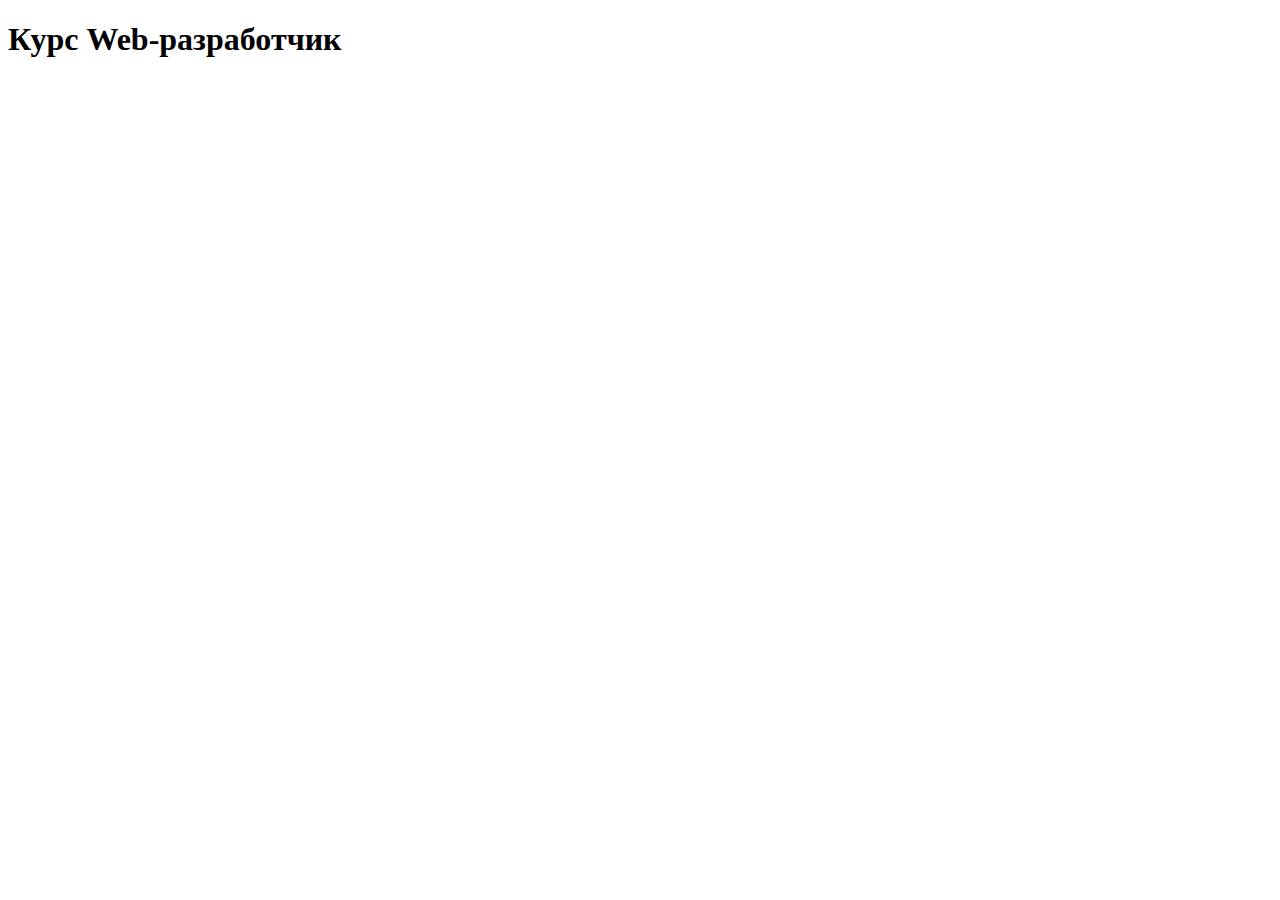
<file: Web/index.html>
<!DOCTYPE html>
<html lang="en">
<head>
    <meta charset="UTF-8">
    <meta http-equiv="X-UA-Compatible" content="IE=edge">
    <meta name="viewport" content="width=device-width, initial-scale=1.0">
    <title>Курс Web-разработчик</title>
</head>
<body>
    <h1>Курс Web-разработчик</h1>
</body>
</html>
</file>
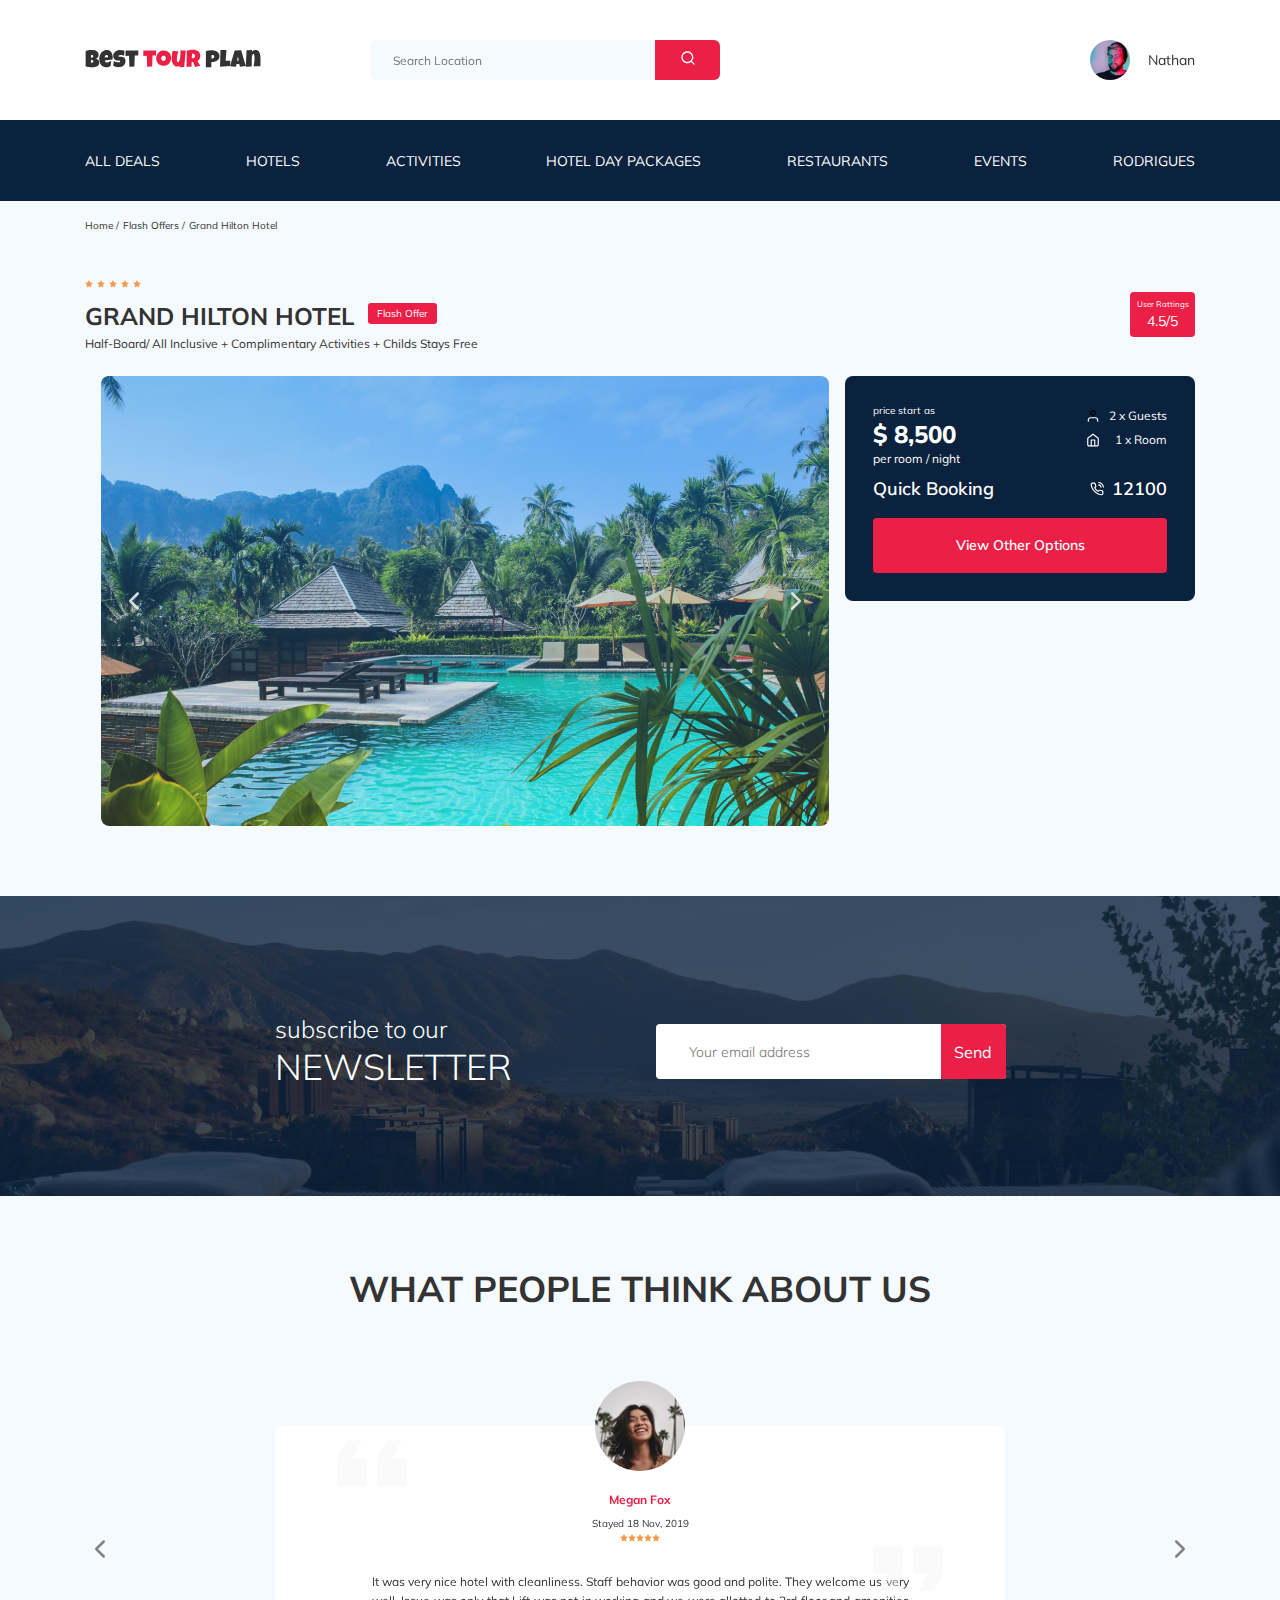
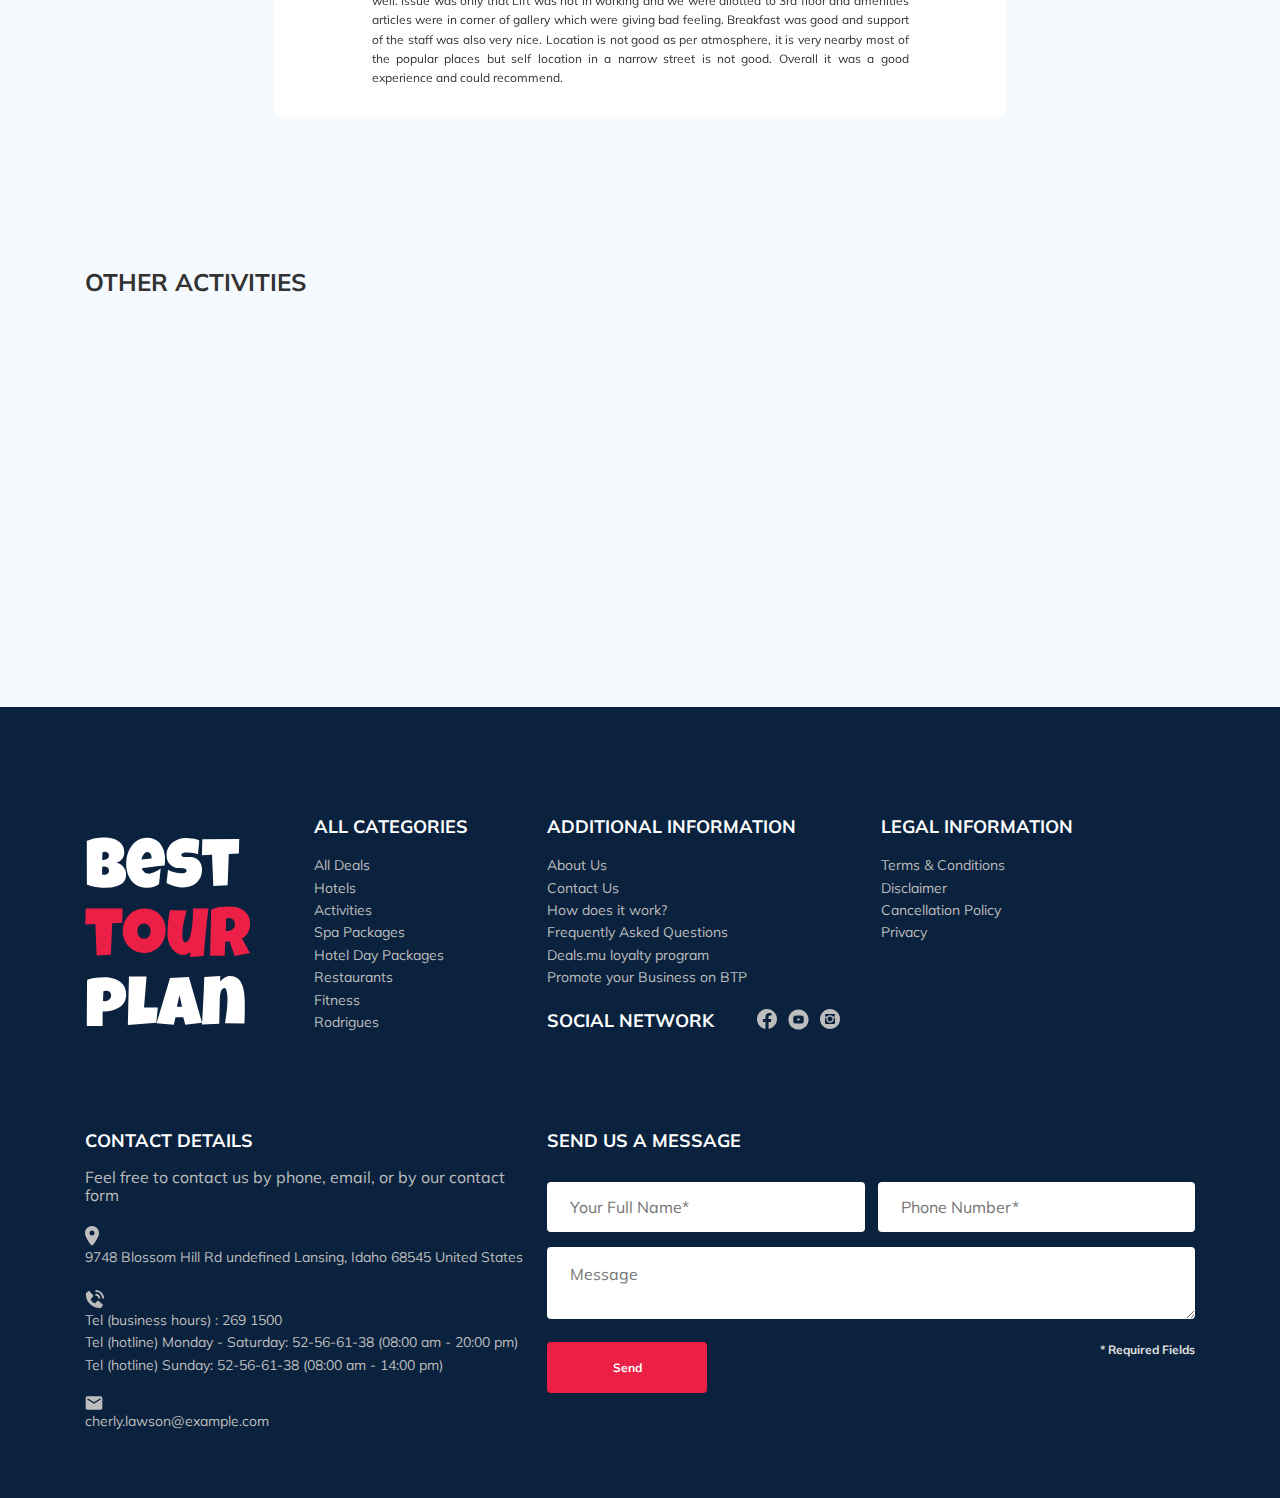
<file: webstart/index.html>
<!DOCTYPE html>
<html lang="en">
  <head>
    <meta charset="UTF-8" />
    <meta name="viewport" content="width=device-width, initial-scale=1.0" />
    <title>Best Tour Plan - Hotel Booking</title>
    <link rel="preconnect" href="https://fonts.gstatic.com" />
    <link
      href="https://fonts.googleapis.com/css2?family=Mulish:wght@400;700&family=Nunito:wght@400;700;800&display=swap"
      rel="stylesheet"
    />
    <link rel="stylesheet" href="css/swiper-bundle.min.css" />
    <link rel="stylesheet" href="css/aos.css" />
    <link rel="stylesheet" href="css/style.css" />
  </head>
  <body>
    <header class="navbar navbar__mobile--fixed">
      <div class="container">
        <div class="navbar-top">
          <a href="#" class="logo" data-aos="fade-up" data-aos-delay="100">
            <img
              src="img/horizontal-logo.svg"
              alt="Logo: Best Tour Plan"
              class="logo__image"
            />
          </a>

          <form
            action="#"
            class="search navbar__search navbar__search--mobile--hidden"
            data-aos="fade-up"
            data-aos-delay="300"
          >
            <input
              type="text"
              class="search__input"
              placeholder="Search Location"
            />
            <button class="search__button">
              <img src="img/search.svg" alt="Icon: search" />
            </button>
          </form>

          <a
            href="#"
            class="user navbar__user navbar__user--mobile--hidden"
            data-aos="fade-up"
            data-aos-delay="500"
            ><img
              src="img/user-avatar.jpg"
              alt="Avatar: Nathan"
              class="user__avatar"
            />
            <span class="user__name">Nathan</span>
          </a>
          <!-- /.user -->
          <button class="menu-button navbar-top__menu-button">
            <span class="menu-button__line"></span>
            <span class="menu-button__line"></span>
            <span class="menu-button__line"></span>
          </button>
        </div>
        <!-- /.navbar-top -->
      </div>
      <!-- /.container -->
      <div class="navbar-bottom">
        <div class="container">
          <ul class="navbar-menu">
            <li class="navbar-menu__item navbar-menu__item--mobile--visible">
              <a
                href="#"
                class="user navbar__user navbar__user--mobile--visible"
                ><img
                  src="img/user-avatar.jpg"
                  alt="Avatar: Nathan"
                  class="user__avatar"
                />
                <span class="user__name user__name--light">Nathan</span>
              </a>
            </li>
            <li class="navbar-menu__item navbar-menu__item--mobile--visible">
              <form
                action="#"
                class="search navbar__search navbar__search--mobile--visible"
              >
                <input
                  type="text"
                  class="search__input"
                  placeholder="Search Location"
                />
                <button class="search__button">
                  <img src="img/search.svg" alt="Icon: search" />
                </button>
              </form>
            </li>
            <li class="navbar-menu__item">
              <a href="#" class="navbar-menu__link">All Deals</a>
            </li>
            <li class="navbar-menu__item">
              <a href="#" class="navbar-menu__link">Hotels</a>
            </li>
            <li class="navbar-menu__item">
              <a href="#" class="navbar-menu__link">Activities</a>
            </li>
            <li class="navbar-menu__item">
              <a href="#" class="navbar-menu__link">Hotel Day Packages</a>
            </li>
            <li class="navbar-menu__item">
              <a href="#" class="navbar-menu__link">Restaurants</a>
            </li>
            <li class="navbar-menu__item">
              <a href="#" class="navbar-menu__link">Events</a>
            </li>
            <li class="navbar-menu__item">
              <a href="#" class="navbar-menu__link">Rodrigues</a>
            </li>
          </ul>
          <!-- /.navbar-menu -->
        </div>
      </div>
      <!-- /.navbar-bottom -->
    </header>
    <nav class="breadcrumb">
      <div class="container">
        <ul class="breadcrumb-list">
          <li class="breadcrumb-list__item">
            <a href="#" class="breadcrumb-list__link">Home</a>
          </li>
          <li class="breadcrumb-list__item">
            <a href="#" class="breadcrumb-list__link">Flash Offers</a>
          </li>
          <li class="breadcrumb-list__item">Grand Hilton Hotel</li>
        </ul>
      </div>
      <!-- /.container -->
    </nav>
    <!-- /.breadcrumb -->
    <section class="hotel">
      <div class="container">
        <div class="hotel-info">
          <div class="hotel-info__text">
            <div class="hotel-wrapper">
              <div class="stars">
                <img src="img/star.svg" alt="star" />
                <img src="img/star.svg" alt="star" />
                <img src="img/star.svg" alt="star" />
                <img src="img/star.svg" alt="star" />
                <img src="img/star.svg" alt="star" />
              </div>
              <h1 class="hotel-name hotel-info__name">Grand Hilton Hotel</h1>
              <span class="offer hotel-info__offer">Flash Offer</span>
            </div>
            <!-- /.hotel-wrapper -->
            <p class="hotel-description hotel-info__description">
              Half-Board/ All Inclusive + Complimentary Activities + Childs
              Stays Free
            </p>
          </div>
          <!-- /.hotel-info__text -->
          <div
            data-toggle="modal"
            data-href="#rating-modal"
            class="rating hotel-info__rating"
          >
            <span class="rating__text">User Rattings</span>
            <span class="rating__counter">4.5/5</span>
          </div>
          <!-- /.hotel-info__right -->
        </div>
        <!-- /.hotel-info -->
        <div class="hotel-grid">
          <div class="swiper-container hotel-slider hotel__slider">
            <!-- Additional required wrapper -->
            <div class="swiper-wrapper">
              <!-- Slides -->
              <div class="swiper-slide hotel-slider__item">
                <img
                  class="hotel-slider__image"
                  src="img/slide1.jpg"
                  alt="slide1"
                />
              </div>
              <div class="swiper-slide hotel-slider__item">
                <img
                  class="hotel-slider__image"
                  src="img/slide2.jpg"
                  alt="slide2"
                />
              </div>
              <div class="swiper-slide hotel-slider__item">
                <img
                  class="hotel-slider__image"
                  src="img/slide3.jpg"
                  alt="slide3"
                />
              </div>
            </div>
            <!-- If we need navigation buttons -->
            <button
              class="hotel-slider__button hotel-slider__button--prev"
            ></button>
            <button
              class="hotel-slider__button hotel-slider__button--next"
            ></button>
          </div>
          <div class="hotel-right">
            <div class="booking">
              <div class="booking__info">
                <div class="booking__price">
                  <span class="booking__start">price start as</span>
                  <strong class="booking__pricetag">$ 8,500</strong>
                  <span class="booking__per-room">per room / night</span>
                </div>
                <!-- /.booking__price -->
                <div class="booking__room">
                  <div class="booking__text">
                    <img
                      src="img/user.svg"
                      alt="Icon: user"
                      class="booking__icon"
                    />
                    <span class="booking__description">2 x Guests</span>
                  </div>
                  <div class="booking__text">
                    <img
                      src="img/home.svg"
                      alt="Icon: home"
                      class="booking__icon"
                    />
                    <span class="booking__description">1 x Room</span>
                  </div>
                </div>
                <!-- /.booking__room -->
              </div>
              <!-- /.booking__info -->
              <div class="booking__call-center">
                <span class="booking__heading">Quick Booking</span>
                <a class="booking__number" href="tel:12100">
                  <img src="img/phone-call.svg" alt="Icon: phone" />
                  <span class="booking__num">12100</span>
                </a>
              </div>
              <!-- /.booking__call-center -->
              <button
                data-toggle="modal"
                data-href="#booking-modal"
                class="button booking__button"
              >
                View Other Options
              </button>
              <!-- /.button booking__button -->
            </div>
            <!-- /.booking -->
            <div class="map">
              <iframe
                src="https://www.google.com/maps/embed?pb=!1m18!1m12!1m3!1d10606.666729357878!2d-122.41349427714086!3d37.781112676249144!2m3!1f0!2f0!3f0!3m2!1i1024!2i768!4f13.1!3m3!1m2!1s0x8085808f76b4d4dd%3A0xe990f39b259a4290!2sHilton%20Towers%20Mason%20Street%20entrance!5e0!3m2!1sru!2sua!4v1622520882346!5m2!1sru!2sua"
                width="100%"
                height="213"
                style="border: 0"
                allowfullscreen=""
                loading="lazy"
              ></iframe>
            </div>
            <!-- /.map -->
          </div>
          <!-- /.hotel-right -->
        </div>
        <!-- /.hotel-grid -->
      </div>
      <!-- /.container -->
    </section>
    <!-- /.hotel -->
    <section class="newsletter">
      <div class="newsletter-wrapper">
        <h2 class="newsletter-title newsletter__title">
          subscribe to our
          <span class="newsletter-title__strong">Newsletter</span>
        </h2>
        <form action="#" class="subscribe newsletter__subscribe">
          <input
            type="text"
            class="subscribe__input"
            placeholder="Your email address"
          />
          <button class="subscribe__button">Send</button>
        </form>
      </div>
      <!-- /.newsletter-wrapper -->
    </section>
    <!-- /.newsletter -->
    <section class="reviews">
      <div class="container">
        <h2 class="reviews__title">What people think about us</h2>
        <div class="swiper-container reviews-slider">
          <div class="swiper-wrapper">
            <div class="swiper-slide">
              <div class="reviews-slider__item">
                <div class="reviews-slider__profile">
                  <img
                    src="img/reviews-avatar1.jpg"
                    alt="Photo: Megan Fox"
                    class="reviews-slider__avatar"
                  />
                  <h3 class="reviews-slider__username">Megan Fox</h3>
                  <span class="reviews-slider__date">Stayed 18 Nov, 2019</span>
                  <div class="reviews-slider__rating">
                    <img src="img/star.svg" alt="star" />
                    <img src="img/star.svg" alt="star" />
                    <img src="img/star.svg" alt="star" />
                    <img src="img/star.svg" alt="star" />
                    <img src="img/star.svg" alt="star" />
                  </div>
                  <!-- /.reviews-slider__rating -->
                </div>
                <!-- /.reviews-slider__profile -->
                <p class="reviews-slider__text">
                  It was very nice hotel with cleanliness. Staff behavior was
                  good and polite. They welcome us very well. Issue was only
                  that Lift was not in working and we were allotted to 3rd floor
                  and amenities articles were in corner of gallery which were
                  giving bad feeling. Breakfast was good and support of the
                  staff was also very nice. Location is not good as per
                  atmosphere, it is very nearby most of the popular places but
                  self location in a narrow street is not good. Overall it was a
                  good experience and could recommend.
                </p>
              </div>
              <!-- /.reviews-slider__item -->
            </div>
            <!-- /.swiper-slide -->
            <div class="swiper-slide">
              <div class="reviews-slider__item">
                <div class="reviews-slider__profile">
                  <img
                    src="img/reviews-avatar2.jpg"
                    alt="Photo: Sandra Bullock"
                    class="reviews-slider__avatar"
                  />
                  <h3 class="reviews-slider__username">Sandra Bullock</h3>
                  <span class="reviews-slider__date">Stayed 12 Dec, 2020</span>
                  <div class="reviews-slider__rating">
                    <img src="img/star.svg" alt="star" />
                    <img src="img/star.svg" alt="star" />
                    <img src="img/star.svg" alt="star" />
                    <img src="img/star.svg" alt="star" />
                    <img src="img/star.svg" alt="star" />
                  </div>
                  <!-- /.reviews-slider__rating -->
                </div>
                <!-- /.reviews-slider__profile -->
                <p class="reviews-slider__text">
                  It was very nice hotel with cleanliness. Staff behavior was
                  good and polite. They welcome us very well. Issue was only
                  that Lift was not in working and we were allotted to 3rd floor
                  and amenities articles were in corner of gallery which were
                  giving bad feeling. Breakfast was good and support of the
                  staff was also very nice. Location is not good as per
                  atmosphere, it is very nearby most of the popular places but
                  self location in a narrow street is not good. Overall it was a
                  good experience and could recommend.
                </p>
              </div>
              <!-- /.reviews-slider__item -->
            </div>
            <!-- /.swiper-slide -->
            <div class="swiper-slide">
              <div class="reviews-slider__item">
                <div class="reviews-slider__profile">
                  <img
                    src="img/reviews-avatar3.jpg"
                    alt="Photo: James Bond"
                    class="reviews-slider__avatar"
                  />
                  <h3 class="reviews-slider__username">James Bond</h3>
                  <span class="reviews-slider__date">Stayed 02 Jun, 2021</span>
                  <div class="reviews-slider__rating">
                    <img src="img/star.svg" alt="star" />
                    <img src="img/star.svg" alt="star" />
                    <img src="img/star.svg" alt="star" />
                    <img src="img/star.svg" alt="star" />
                    <img src="img/star.svg" alt="star" />
                  </div>
                  <!-- /.reviews-slider__rating -->
                </div>
                <!-- /.reviews-slider__profile -->
                <p class="reviews-slider__text">
                  It was very nice hotel with cleanliness. Staff behavior was
                  good and polite. They welcome us very well. Issue was only
                  that Lift was not in working and we were allotted to 3rd floor
                  and amenities articles were in corner of gallery which were
                  giving bad feeling. Breakfast was good and support of the
                  staff was also very nice. Location is not good as per
                  atmosphere, it is very nearby most of the popular places but
                  self location in a narrow street is not good. Overall it was a
                  good experience and could recommend.
                </p>
              </div>
              <!-- /.reviews-slider__item -->
            </div>
            <!-- /.swiper-slide -->
          </div>
          <!-- /.swiper-wrapper -->
          <button
            class="reviews-slider__button reviews-slider__button--prev"
          ></button>
          <button
            class="reviews-slider__button reviews-slider__button--next"
          ></button>
          <!-- /.navigation buttons -->
        </div>
        <!-- /.Slider main container -->
      </div>
      <!-- /.container -->
    </section>
    <!-- /.reviews -->
    <section class="activities">
      <div class="container">
        <h2 class="activities__title">Other Activities</h2>
        <div class="activities-wrapper">
          <div
            class="card activities__card"
            data-aos="fade-up"
            data-aos-delay="100"
          >
            <img
              src="img/activity-1.jpg"
              alt="The curious corner of chamarel"
              class="card__image"
            />
            <h3 class="card__title">The curious corner of chamarel</h3>
            <button class="card__button">Book Now</button>
          </div>
          <!-- /.card -->
          <div
            class="card activities__card"
            data-aos="fade-up"
            data-aos-delay="300"
          >
            <img
              src="img/activity-2.jpg"
              alt="Gymkhana club golf course"
              class="card__image"
            />
            <h3 class="card__title">Gymkhana club golf course</h3>
            <button class="card__button">Book Now</button>
          </div>
          <!-- /.card -->
          <div
            class="card activities-card"
            data-aos="fade-up"
            data-aos-delay="500"
          >
            <img
              src="img/activity-3.jpg"
              alt="Tamarind falls hiking trip - full day"
              class="card__image"
            />
            <h3 class="card__title">Tamarind falls hiking trip - full day</h3>
            <button class="card__button">Book Now</button>
          </div>
          <!-- /.card -->
          <div
            class="card activities-card"
            data-aos="fade-up"
            data-aos-delay="700"
          >
            <img
              src="img/activity-4.jpg"
              alt="The blue marine discoveru quest"
              class="card__image"
            />
            <h3 class="card__title">The blue marine discoveru quest</h3>
            <button class="card__button">Book Now</button>
          </div>
          <!-- /.card -->
        </div>
        <!-- /.activities-wrapper -->
      </div>
      <!-- /.container -->
    </section>
    <!-- /.activities -->
    <footer class="footer">
      <div class="container">
        <div class="footer-wrapper">
          <img
            src="img/vertical-logo.svg"
            alt="Logo: Best Tour Plan"
            class="logo footer__logo"
          />
          <div class="footer__list footer__categories">
            <h3 class="footer__title">All Categories</h3>
            <ul class="footer__ul">
              <li class="footer__item">
                <a href="#" class="footer__link">All Deals</a>
              </li>
              <li class="footer__item">
                <a href="#" class="footer__link">Hotels</a>
              </li>
              <li class="footer__item">
                <a href="#" class="footer__link">Activities</a>
              </li>
              <li class="footer__item">
                <a href="#" class="footer__link">Spa Packages</a>
              </li>
              <li class="footer__item">
                <a href="#" class="footer__link">Hotel Day Packages</a>
              </li>
              <li class="footer__item">
                <a href="#" class="footer__link">Restaurants</a>
              </li>
              <li class="footer__item">
                <a href="#" class="footer__link">Fitness</a>
              </li>
              <li class="footer__item">
                <a href="#" class="footer__link">Rodrigues</a>
              </li>
            </ul>
          </div>
          <!-- /.footer__list -->
          <div class="footer__list footer__additional">
            <h3 class="footer__title">Additional Information</h3>
            <ul class="footer__ul">
              <li class="footer__item">
                <a href="#" class="footer__link">About Us</a>
              </li>
              <li class="footer__item">
                <a href="#" class="footer__link">Contact Us</a>
              </li>
              <li class="footer__item">
                <a href="#" class="footer__link">How does it work?</a>
              </li>
              <li class="footer__item">
                <a href="#" class="footer__link">Frequently Asked Questions</a>
              </li>
              <li class="footer__item">
                <a href="#" class="footer__link">Deals.mu loyalty program</a>
              </li>
              <li class="footer__item">
                <a href="#" class="footer__link"
                  >Promote your Business on BTP</a
                >
              </li>
            </ul>
          </div>
          <!-- /.footer__list -->
          <div class="footer__social-network">
            <h3 class="footer__title footer__title--inline">Social Network</h3>
            <div class="footer__social-links">
              <a href="#" class="footer__link"
                ><img src="img/facebook.svg" alt="Icon: facebook"
              /></a>
              <a href="#" class="footer__link"
                ><img src="img/youtube.svg" alt="Icon: youtube"
              /></a>
              <a href="#" class="footer__link"
                ><img src="img/instagram.svg" alt="Icon: instagram"
              /></a>
            </div>
            <!-- /.footer__social-links -->
          </div>
          <!-- /.footer__social-network -->
          <div class="footer__list footer__legal">
            <h3 class="footer__title">Legal Information</h3>
            <ul class="footer__ul">
              <li class="footer__item">
                <a href="#" class="footer__link">Terms & Conditions</a>
              </li>
              <li class="footer__item">
                <a href="#" class="footer__link">Disclaimer</a>
              </li>
              <li class="footer__item">
                <a href="#" class="footer__link">Cancellation Policy</a>
              </li>
              <li class="footer__item">
                <a href="#" class="footer__link">Privacy</a>
              </li>
            </ul>
          </div>
          <!-- /.footer__list -->
          <div class="footer__contact-details">
            <h3 class="footer__title footer__title-mb3">Contact Details</h3>
            <p class="footer__text">
              Feel free to contact us by phone, email, or by our contact form
            </p>
            <ul class="footer__ul">
              <li class="footer__item--mb2">
                <div class="footer__icon--wrapper">
                  <img
                    src="img/map-marker.svg"
                    alt="Icon: map"
                    class="footer__icon"
                  />
                  9748 Blossom Hill Rd undefined Lansing, Idaho 68545 United
                  States
                </div>
              </li>
              <li class="footer__item--mb2">
                <div class="footer__icon--wrapper">
                  <img
                    src="img/contact-phone.svg"
                    alt="Icon: phone call"
                    class="footer__icon"
                  />
                  Tel (business hours) : 269 1500 <br />
                  Tel (hotline) Monday - Saturday: 52-56-61-38 (08:00 am - 20:00
                  pm) <br />
                  Tel (hotline) Sunday: 52-56-61-38 (08:00 am - 14:00 pm)
                </div>
              </li>
              <li class="footer__item--mb2">
                <div class="footer__icon--wrapper">
                  <img
                    src="img/email.svg"
                    alt="Icon: email"
                    class="footer__icon"
                  />
                  cherly.lawson@example.com
                </div>
              </li>
            </ul>
          </div>
          <!-- /.footer__contact-details -->
          <div class="footer__contact-form">
            <h3 class="footer__title footer__title--mb3">Send us a message</h3>
            <form action="send.php" method="POST" class="footer__form form">
              <div class="footer__input-group">
                <input
                  type="text"
                  class="input footer__input"
                  placeholder="Your Full Name*"
                  name="name"
                  required
                />
              </div>
              <div class="footer__input-group">
                <input
                  type="tel"
                  class="input footer__input"
                  placeholder="Phone Number*"
                  name="phone"
                  required
                />
              </div>
              <textarea
                class="message footer__message"
                placeholder="Message"
                name="message"
              ></textarea>
              <button class="button footer__button" type="submit">Send</button>
              <span class="footer__info">* Required Fields</span>
            </form>
          </div>
          <!-- /.footer__contact-form -->
        </div>
        <!-- /.footer-wrapper -->
      </div>
      <!-- /.container -->
    </footer>
    <!-- /.footer -->
    <div class="modal" id="booking-modal">
      <div class="modal__overlay"></div>
      <!-- /.modal__overlay -->
      <div class="modal__dialog">
        <a href="#" class="modal__close">
          <img src="img/close.svg" alt="Icon: close" />
        </a>
        <div class="modal__contact-form">
          <h3 class="modal__title modal__title--mb3">Booking</h3>
          <form action="send.php" method="POST" class="modal__form form">
            <input
              type="text"
              class="input modal__input"
              placeholder="Your Full Name*"
              name="name"
              required
            />
            <input
              type="tel"
              class="input modal__input"
              placeholder="Phone Number*"
              name="phone"
              required
            />
            <input
              type="email"
              class="input modal__input"
              placeholder="Your Email*"
              name="email"
              required
            />
            <textarea
              class="message modal__message"
              placeholder="Message"
              name="message"
            ></textarea>
            <button class="button modal__button" type="submit">Send</button>
            <span class="modal__info">* Required Fields</span>
          </form>
        </div>
        <!-- /.modal__contact-form -->
      </div>
      <!-- /.modal__dialog -->
    </div>
    <!-- /.modal -->
    <div class="modal" id="rating-modal">
      <div class="modal__overlay"></div>
      <!-- /.modal__overlay -->
      <div class="modal__dialog">
        <a href="#" class="modal__close">
          <img src="img/close.svg" alt="Icon: close" />
        </a>
        <div class="modal__contact-form">
          <h3 class="modal__title modal__title--mb3">Send us a feedback</h3>
          <form action="send.php" method="POST" class="modal__form form">
            <input
              type="text"
              class="input modal__input"
              placeholder="Your Full Name*"
              name="name"
              required
            />
            <input
              type="tel"
              class="input modal__input"
              placeholder="Phone Number*"
              name="phone"
              required
            />
            <input
              type="email"
              class="input modal__input"
              placeholder="Your Email*"
              name="email"
              required
            />
            <textarea
              class="message modal__message"
              placeholder="Message"
              name="message"
            ></textarea>
            <button class="button modal__button" type="submit">Send</button>
            <span class="modal__info">* Required Fields</span>
          </form>
        </div>
        <!-- /.modal__contact-form -->
      </div>
      <!-- /.modal__dialog -->
    </div>
    <!-- /.modal -->
    <script src="js/jquery-3.6.0.min.js"></script>
    <script src="js/swiper-bundle.min.js"></script>
    <script src="js/jquery.validate.min.js"></script>
    <script src="js/aos.js"></script>
    <script src="js/main.js"></script>
  </body>
</html>
</file>
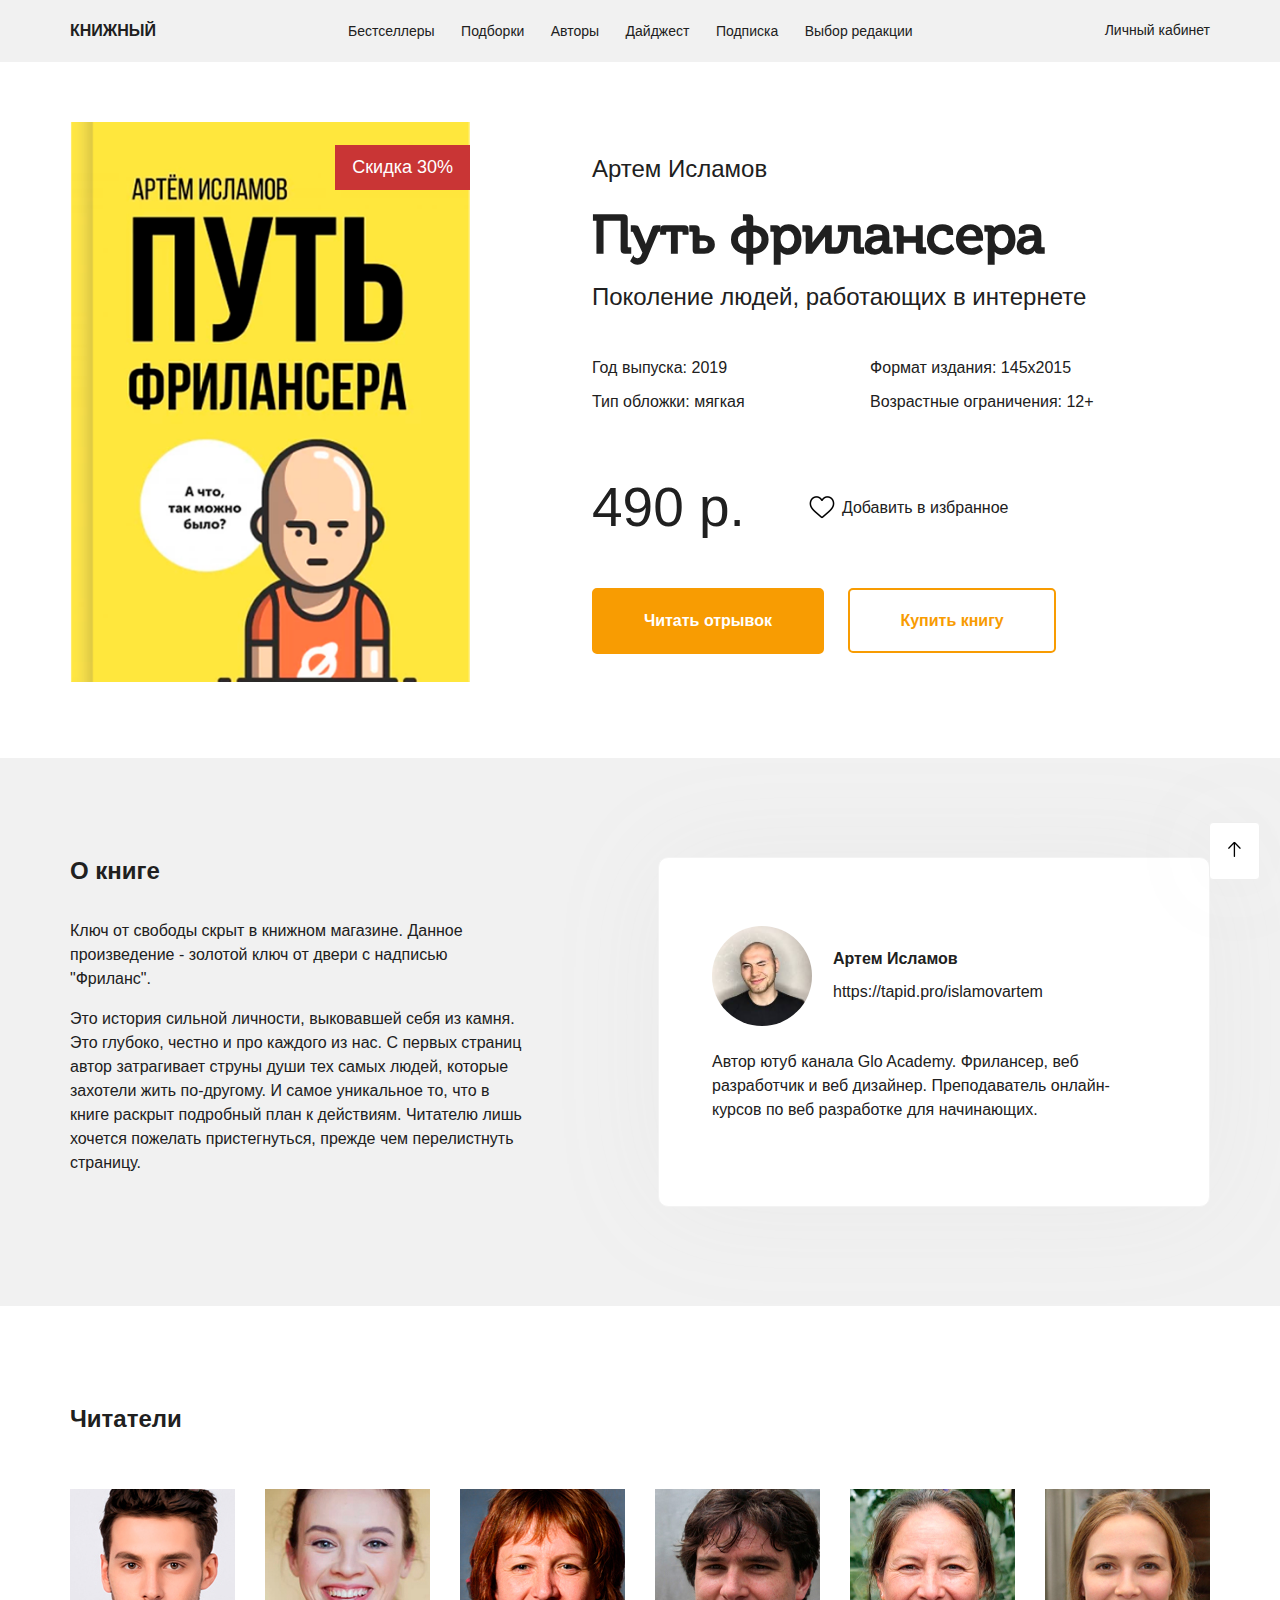
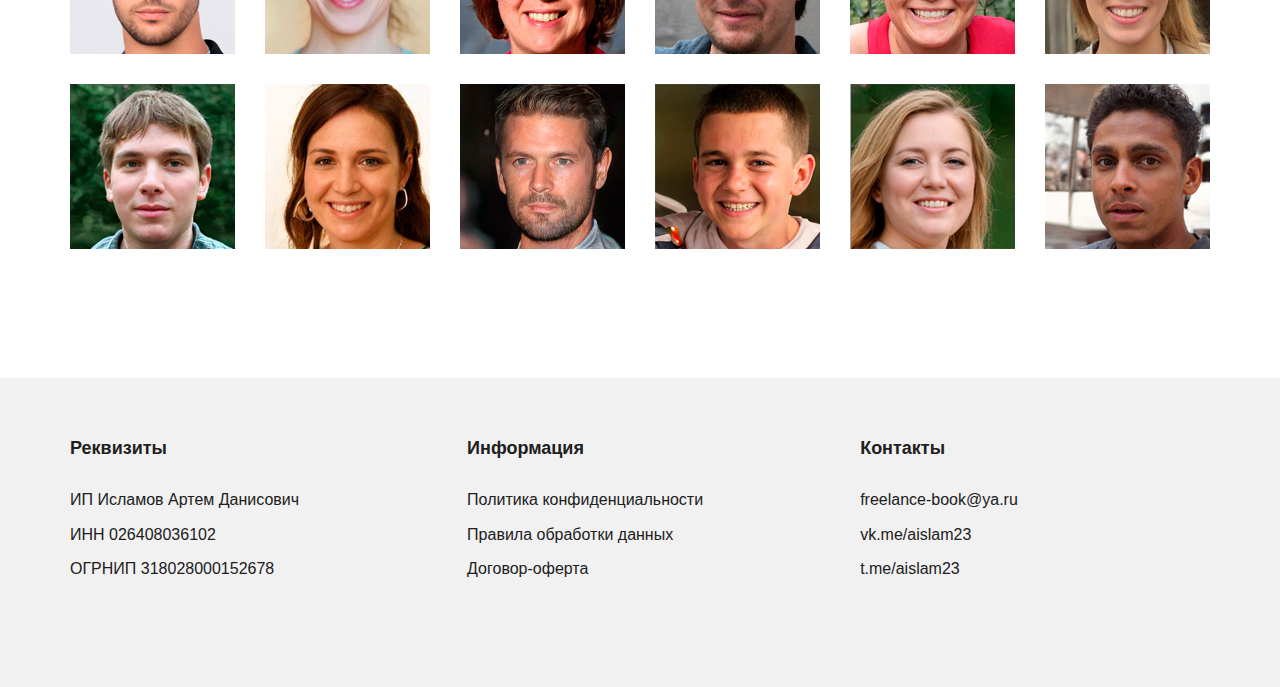
<file: webstart/project/index.html>
<!DOCTYPE html>
<html lang="ru">
  <head>
    <meta charset="UTF-8" />
    <meta http-equiv="X-UA-Compatible" content="IE=edge" />
    <meta name="viewport" content="width=device-width, initial-scale=1.0" />
    <title>Путь фрилансера - сайт книги</title>
    <link rel="shortcut icon" href="favicon.ico" type="image/x-icon" />
    <link rel="icon" href="favicon.ico" type="image/x-icon" />
    <link rel="stylesheet" href="css/normalize.css" />
    <link rel="stylesheet" href="css/style.css" />
  </head>
  <body>
    <!-- Шапка сайта -->
    <header class="header">
      <div class="header-container">
        <span class="logo">Книжный</span>
        <nav class="nav">
          <a href="#" class="nav-link">Бестселлеры</a>
          <a href="#" class="nav-link">Подборки</a>
          <a href="#" class="nav-link">Авторы</a>
          <a href="#" class="nav-link">Дайджест</a>
          <a href="#" class="nav-link">Подписка</a>
          <a href="#" class="nav-link">Выбор редакции</a>
        </nav>
        <a href="#" class="login">Личный кабинет</a>
      </div>
      <!-- /.header-container -->
    </header>
    <!-- Главная секция -->
    <section class="hero">
      <div class="hero-container">
        <div class="image-block">
          <img
            class="hero-image"
            src="img/book.png"
            alt="Книга Путь фрилансера"
          />
          <span class="sale-label">Скидка 30%</span>
        </div>
        <!-- /.image-block -->
        <div class="hero-text">
          <span class="author">Артем Исламов</span>
          <h1 class="title">Путь фрилансера</h1>
          <span class="subtitle"
            >Поколение людей, работающих в&nbsp;интернете</span
          >
          <div class="info">
            <span class="info-text date">Год выпуска: 2019</span>
            <span class="info-text format">Формат издания: 145х2015</span>
            <span class="info-text type">Тип обложки: мягкая</span>
            <span class="info-text age">Возрастные ограничения: 12+</span>
          </div>
          <!-- /.info -->
          <div class="price">
            <span class="pricetag">490 р.</span>
            <a href="#" class="favorites">
              <img class="favorites-icon" src="img/favorite.png" alt="like" />
              <span class="favorites-text">Добавить в избранное</span>
            </a>
          </div>
          <!-- /.price -->
          <div class="buttons">
            <button class="button button-primary">Читать отрывок</button>
            <a
              href="https://ridero.ru/books/put_frilansera/"
              class="button button-outline"
              >Купить книгу</a
            >
          </div>
          <!-- /.buttons -->
        </div>
        <!-- /.hero-text -->
      </div>
      <!-- /.hero-container -->
    </section>
    <!-- О книге -->
    <section class="about">
      <div class="about-container">
        <div class="about-book">
          <h2 class="section-title">О книге</h2>
          <p class="about-text">
            Ключ от свободы скрыт в книжном магазине. Данное произведение -
            золотой ключ от двери с надписью "Фриланс".
          </p>
          <p class="about-text">
            Это история сильной личности, выковавшей себя из камня. Это глубоко,
            честно и про каждого из нас. С первых страниц автор затрагивает
            струны души тех самых людей, которые захотели жить по-другому. И
            самое уникальное то, что в книге раскрыт подробный план к действиям.
            Читателю лишь хочется пожелать пристегнуться, прежде чем
            перелистнуть страницу.
          </p>
        </div>
        <!-- /.about-book -->
        <div class="about-author">
          <img
            src="img/author.jpg"
            alt="Фото Артем Исламов"
            class="author-avatar"
          />
          <div class="author-bio">
            <h3 class="author-name">Артем Исламов</h3>
            <a href="https://tapid.pro/islamovartem" class="author-link"
              >https://tapid.pro/islamovartem</a
            >
          </div>
          <!-- /.author-bio -->
          <p class="author-text">
            Автор ютуб канала Glo Academy. Фрилансер, веб разработчик и веб
            дизайнер. Преподаватель онлайн-курсов по веб разработке для
            начинающих.
          </p>
        </div>
        <!-- /.about-author -->
      </div>
      <!-- /.about-container -->
    </section>
    <!-- Читатели -->
    <section class="readers">
      <div class="readers-container">
        <h2 class="section-title">Читатели</h2>
        <div class="readers-block">
          <img src="img/reader1.jpg" alt="Читатель1" class="reader" />
          <img src="img/reader2.jpg" alt="Читатель2" class="reader" />
          <img src="img/reader3.jpg" alt="Читатель3" class="reader" />
          <img src="img/reader4.jpg" alt="Читатель4" class="reader" />
          <img src="img/reader5.jpg" alt="Читатель5" class="reader" />
          <img src="img/reader6.jpg" alt="Читатель6" class="reader" />
          <img src="img/reader7.jpg" alt="Читатель7" class="reader" />
          <img src="img/reader8.jpg" alt="Читатель8" class="reader" />
          <img src="img/reader9.jpg" alt="Читатель9" class="reader" />
          <img src="img/reader10.jpg" alt="Читатель10" class="reader" />
          <img src="img/reader11.jpg" alt="Читатель11" class="reader" />
          <img src="img/reader12.jpg" alt="Читатель12" class="reader" />
        </div>
        <!-- /.readers-block -->
      </div>
      <!-- /.readers-container -->
    </section>
    <!-- Подвал сайта -->
    <footer class="footer">
      <div class="footer-container">
        <div class="requisites">
          <h3 class="footer-title">Реквизиты</h3>
          <ul class="footer-list">
            <li class="list-item">ИП Исламов Артем Данисович</li>
            <li class="list-item">ИНН 026408036102</li>
            <li class="list-item">ОГРНИП 318028000152678</li>
          </ul>
        </div>
        <!-- /.requisites -->
        <div class="information">
          <h3 class="footer-title">Информация</h3>
          <ul class="footer-list">
            <li class="list-item">
              <a href="#" class="footer-link">Политика конфиденциальности</a>
            </li>
            <li class="list-item">
              <a href="#" class="footer-link">Правила обработки данных</a>
            </li>
            <li class="list-item">
              <a href="#" class="footer-link">Договор-оферта</a>
            </li>
          </ul>
        </div>
        <!-- /.information -->
        <div class="contacts">
          <h3 class="footer-title">Контакты</h3>
          <ul class="footer-list">
            <li class="list-item">
              <a href="mailto:freelance-book@ya.ru" class="footer-link"
                >freelance-book@ya.ru</a
              >
            </li>
            <li class="list-item">
              <a href="https://vk.me/aislam23" class="footer-link"
                >vk.me/aislam23</a
              >
            </li>
            <li class="list-item">
              <a href="https://t.me/aislam23" class="footer-link"
                >t.me/aislam23</a
              >
            </li>
          </ul>
        </div>
        <!-- /.contacts -->
      </div>
      <!-- /.footer-container -->
    </footer>
    <a href="#" class="to-top">
      <img src="img/return.png" alt="Наверх" />
    </a>
  </body>
</html>
</file>
<file: webstart/css/style.css>
* {
  -webkit-box-sizing: border-box;
          box-sizing: border-box;
}

body {
  font-family: 'Mulish', sans-serif;
  background-color: #f5fafe;
  color: #333333;
}

.container {
  max-width: 1110px;
  margin: auto;
}

img {
  max-width: 100%;
}

.input {
  background-color: #fff;
  border-radius: 4px;
  border: none;
  padding: 0 23px;
  height: 50px;
}

.message {
  background-color: #fff;
  border-radius: 4px;
  padding: 18px 23px;
  border: none;
}

.button {
  min-width: 160px;
  min-height: 50px;
  padding: 18px;
  font-style: normal;
  font-weight: bold;
  font-size: 12px;
  line-height: 15px;
  color: #fff;
  background-color: #ec1f46;
  border: none;
  border-radius: 4px;
  cursor: pointer;
}

.invalid {
  color: #ec1f46;
}

/*! normalize.css v8.0.1 | MIT License | github.com/necolas/normalize.css */
/* Document
   ========================================================================== */
/**
 * 1. Correct the line height in all browsers.
 * 2. Prevent adjustments of font size after orientation changes in iOS.
 */
html {
  line-height: 1.15;
  /* 1 */
  -webkit-text-size-adjust: 100%;
  /* 2 */
}

/* Sections
   ========================================================================== */
/**
 * Remove the margin in all browsers.
 */
body {
  margin: 0;
}

/**
 * Render the `main` element consistently in IE.
 */
main {
  display: block;
}

/**
 * Correct the font size and margin on `h1` elements within `section` and
 * `article` contexts in Chrome, Firefox, and Safari.
 */
h1 {
  font-size: 2em;
  margin: 0.67em 0;
}

/* Grouping content
   ========================================================================== */
/**
 * 1. Add the correct box sizing in Firefox.
 * 2. Show the overflow in Edge and IE.
 */
hr {
  -webkit-box-sizing: content-box;
          box-sizing: content-box;
  /* 1 */
  height: 0;
  /* 1 */
  overflow: visible;
  /* 2 */
}

/**
 * 1. Correct the inheritance and scaling of font size in all browsers.
 * 2. Correct the odd `em` font sizing in all browsers.
 */
pre {
  font-family: monospace, monospace;
  /* 1 */
  font-size: 1em;
  /* 2 */
}

/* Text-level semantics
   ========================================================================== */
/**
 * Remove the gray background on active links in IE 10.
 */
a {
  background-color: transparent;
}

/**
 * 1. Remove the bottom border in Chrome 57-
 * 2. Add the correct text decoration in Chrome, Edge, IE, Opera, and Safari.
 */
abbr[title] {
  border-bottom: none;
  /* 1 */
  text-decoration: underline;
  /* 2 */
  -webkit-text-decoration: underline dotted;
          text-decoration: underline dotted;
  /* 2 */
}

/**
 * Add the correct font weight in Chrome, Edge, and Safari.
 */
b,
strong {
  font-weight: bolder;
}

/**
 * 1. Correct the inheritance and scaling of font size in all browsers.
 * 2. Correct the odd `em` font sizing in all browsers.
 */
code,
kbd,
samp {
  font-family: monospace, monospace;
  /* 1 */
  font-size: 1em;
  /* 2 */
}

/**
 * Add the correct font size in all browsers.
 */
small {
  font-size: 80%;
}

/**
 * Prevent `sub` and `sup` elements from affecting the line height in
 * all browsers.
 */
sub,
sup {
  font-size: 75%;
  line-height: 0;
  position: relative;
  vertical-align: baseline;
}

sub {
  bottom: -0.25em;
}

sup {
  top: -0.5em;
}

/* Embedded content
   ========================================================================== */
/**
 * Remove the border on images inside links in IE 10.
 */
img {
  border-style: none;
}

/* Forms
   ========================================================================== */
/**
 * 1. Change the font styles in all browsers.
 * 2. Remove the margin in Firefox and Safari.
 */
button,
input,
optgroup,
select,
textarea {
  font-family: inherit;
  /* 1 */
  font-size: 100%;
  /* 1 */
  line-height: 1.15;
  /* 1 */
  margin: 0;
  /* 2 */
}

/**
 * Show the overflow in IE.
 * 1. Show the overflow in Edge.
 */
button,
input {
  /* 1 */
  overflow: visible;
}

/**
 * Remove the inheritance of text transform in Edge, Firefox, and IE.
 * 1. Remove the inheritance of text transform in Firefox.
 */
button,
select {
  /* 1 */
  text-transform: none;
}

/**
 * Correct the inability to style clickable types in iOS and Safari.
 */
button,
[type="button"],
[type="reset"],
[type="submit"] {
  -webkit-appearance: button;
}

/**
 * Remove the inner border and padding in Firefox.
 */
button::-moz-focus-inner,
[type="button"]::-moz-focus-inner,
[type="reset"]::-moz-focus-inner,
[type="submit"]::-moz-focus-inner {
  border-style: none;
  padding: 0;
}

/**
 * Restore the focus styles unset by the previous rule.
 */
button:-moz-focusring,
[type="button"]:-moz-focusring,
[type="reset"]:-moz-focusring,
[type="submit"]:-moz-focusring {
  outline: 1px dotted ButtonText;
}

/**
 * Correct the padding in Firefox.
 */
fieldset {
  padding: 0.35em 0.75em 0.625em;
}

/**
 * 1. Correct the text wrapping in Edge and IE.
 * 2. Correct the color inheritance from `fieldset` elements in IE.
 * 3. Remove the padding so developers are not caught out when they zero out
 *    `fieldset` elements in all browsers.
 */
legend {
  -webkit-box-sizing: border-box;
          box-sizing: border-box;
  /* 1 */
  color: inherit;
  /* 2 */
  display: table;
  /* 1 */
  max-width: 100%;
  /* 1 */
  padding: 0;
  /* 3 */
  white-space: normal;
  /* 1 */
}

/**
 * Add the correct vertical alignment in Chrome, Firefox, and Opera.
 */
progress {
  vertical-align: baseline;
}

/**
 * Remove the default vertical scrollbar in IE 10+.
 */
textarea {
  overflow: auto;
}

/**
 * 1. Add the correct box sizing in IE 10.
 * 2. Remove the padding in IE 10.
 */
[type="checkbox"],
[type="radio"] {
  -webkit-box-sizing: border-box;
          box-sizing: border-box;
  /* 1 */
  padding: 0;
  /* 2 */
}

/**
 * Correct the cursor style of increment and decrement buttons in Chrome.
 */
[type="number"]::-webkit-inner-spin-button,
[type="number"]::-webkit-outer-spin-button {
  height: auto;
}

/**
 * 1. Correct the odd appearance in Chrome and Safari.
 * 2. Correct the outline style in Safari.
 */
[type="search"] {
  -webkit-appearance: textfield;
  /* 1 */
  outline-offset: -2px;
  /* 2 */
}

/**
 * Remove the inner padding in Chrome and Safari on macOS.
 */
[type="search"]::-webkit-search-decoration {
  -webkit-appearance: none;
}

/**
 * 1. Correct the inability to style clickable types in iOS and Safari.
 * 2. Change font properties to `inherit` in Safari.
 */
::-webkit-file-upload-button {
  -webkit-appearance: button;
  /* 1 */
  font: inherit;
  /* 2 */
}

/* Interactive
   ========================================================================== */
/*
 * Add the correct display in Edge, IE 10+, and Firefox.
 */
details {
  display: block;
}

/*
 * Add the correct display in all browsers.
 */
summary {
  display: list-item;
}

/* Misc
   ========================================================================== */
/**
 * Add the correct display in IE 10+.
 */
template {
  display: none;
}

/**
 * Add the correct display in IE 10.
 */
[hidden] {
  display: none;
}

.navbar {
  background-color: #fff;
}

.navbar-top {
  display: -webkit-box;
  display: -ms-flexbox;
  display: flex;
  -webkit-box-align: center;
      -ms-flex-align: center;
          align-items: center;
  -webkit-box-pack: justify;
      -ms-flex-pack: justify;
          justify-content: space-between;
  padding-top: 40px;
  padding-bottom: 40px;
}

.navbar-top__menu-button {
  display: none;
}

.navbar__search {
  margin-right: auto;
  margin-left: 108px;
}

.navbar-bottom {
  background-color: #0a223d;
}

.navbar-menu {
  list-style-type: none;
  margin: 0;
  padding: 31px 0;
  display: -webkit-box;
  display: -ms-flexbox;
  display: flex;
  -webkit-box-align: center;
      -ms-flex-align: center;
          align-items: center;
  -webkit-box-pack: justify;
      -ms-flex-pack: justify;
          justify-content: space-between;
  color: #fff;
}

.navbar-menu__link {
  color: inherit;
  text-decoration: none;
  text-transform: uppercase;
  font-size: 14px;
  line-height: 18px;
}

.navbar-menu__item--mobile--visible {
  display: none;
}

.logo {
  width: 177px;
}

.search {
  display: -webkit-box;
  display: -ms-flexbox;
  display: flex;
  position: relative;
  overflow: hidden;
  border-radius: 6px;
  height: 40px;
}

.search__input {
  width: 350px;
  height: 100%;
  padding-left: 23px;
  padding-right: 75px;
  background-color: #f5fafe;
  border: none;
  font-size: 12px;
  line-height: 15px;
  color: #333333;
}

.search__button {
  position: absolute;
  top: 0;
  right: 0;
  width: 65px;
  height: 100%;
  border: none;
  background-color: #ec1f46;
}

.user {
  display: -webkit-box;
  display: -ms-flexbox;
  display: flex;
  -webkit-box-align: center;
      -ms-flex-align: center;
          align-items: center;
  text-decoration: none;
}

.user__avatar {
  width: 40px;
  height: 40px;
  border-radius: 50%;
  -o-object-fit: cover;
     object-fit: cover;
}

.user__name {
  margin-left: 18px;
  font-size: 14px;
  line-height: 18px;
  color: #333333;
}

.breadcrumb-list {
  display: -webkit-box;
  display: -ms-flexbox;
  display: flex;
  padding: 18px 0;
  margin: 0;
  -webkit-box-align: center;
      -ms-flex-align: center;
          align-items: center;
  list-style: none;
}

.breadcrumb-list__item {
  font-size: 10px;
  line-height: 13px;
}

.breadcrumb-list__item:not(:last-child)::after {
  content: '/';
  margin-right: 4px;
}

.breadcrumb-list__link {
  text-decoration: none;
  color: inherit;
}

.hotel {
  padding-top: 23px;
  padding-bottom: 70px;
}

.hotel-info {
  display: -webkit-box;
  display: -ms-flexbox;
  display: flex;
  -webkit-box-align: center;
      -ms-flex-align: center;
          align-items: center;
  -webkit-box-pack: justify;
      -ms-flex-pack: justify;
          justify-content: space-between;
  padding-bottom: 20px;
}

.hotel-info__offer {
  margin-left: 14px;
  margin-top: 4px;
}

.hotel-info__name {
  margin-top: 10px;
  margin-bottom: 0;
}

.hotel-info__description {
  margin: 5px 0;
}

.hotel-name {
  font-size: 24px;
  line-height: 30px;
  text-transform: uppercase;
}

.hotel-wrapper {
  display: -webkit-box;
  display: -ms-flexbox;
  display: flex;
  -ms-flex-wrap: wrap;
      flex-wrap: wrap;
  -webkit-box-align: center;
      -ms-flex-align: center;
          align-items: center;
}

.hotel-description {
  font-size: 12px;
  line-height: 15px;
}

.hotel-grid {
  display: -webkit-box;
  display: -ms-flexbox;
  display: flex;
  -webkit-box-pack: justify;
      -ms-flex-pack: justify;
          justify-content: space-between;
}

.hotel-right {
  display: -webkit-box;
  display: -ms-flexbox;
  display: flex;
  -webkit-box-orient: vertical;
  -webkit-box-direction: normal;
      -ms-flex-direction: column;
          flex-direction: column;
  -webkit-box-pack: justify;
      -ms-flex-pack: justify;
          justify-content: space-between;
}

.hotel-slider {
  width: 728px;
  height: 450px;
}

.hotel-slider__item {
  width: 100%;
  height: 100%;
  position: relative;
  border-radius: 8px;
  overflow: hidden;
}

.hotel-slider__item::after {
  content: '';
  position: absolute;
  width: 100%;
  height: 100%;
  top: 0;
  bottom: 0;
  left: 0;
  right: 0;
  background: -webkit-gradient(linear, left top, left bottom, from(rgba(0, 122, 223, 0.48)), to(rgba(255, 255, 255, 0.128)));
  background: linear-gradient(180deg, rgba(0, 122, 223, 0.48) 0%, rgba(255, 255, 255, 0.128) 100%);
  z-index: 10;
}

.hotel-slider__button {
  position: absolute;
  top: 50%;
  -webkit-transform: translateY(-50%);
          transform: translateY(-50%);
  z-index: 99;
  width: 30px;
  height: 30px;
  border: none;
  cursor: pointer;
  background-repeat: no-repeat;
  background-position: center;
  background-size: 10px;
  background-color: transparent;
}

.hotel-slider__button--next {
  right: 18px;
  background-image: url(../img/arrow-next.svg);
}

.hotel-slider__button--prev {
  left: 18px;
  background-image: url(../img/arrow-prev.svg);
}

.stars {
  -ms-flex-preferred-size: 100%;
      flex-basis: 100%;
}

.offer {
  font-size: 10px;
  line-height: 13px;
  padding: 4px 9px;
  background-color: #ec1f46;
  border-radius: 3px;
  color: #fff;
}

.rating {
  max-width: 65px;
  min-height: 45px;
  text-align: center;
  color: #fff;
  background-color: #ec1f46;
  border-radius: 4px;
}

.rating__text {
  font-size: 8px;
  line-height: 10px;
}

.rating__counter {
  font-size: 14px;
  line-height: 18px;
}

.booking {
  background-color: #0a223d;
  color: #fff;
  border-radius: 8px;
  width: 350px;
  min-height: 210px;
  padding: 28px;
}

.booking__info {
  display: -webkit-box;
  display: -ms-flexbox;
  display: flex;
  -webkit-box-pack: justify;
      -ms-flex-pack: justify;
          justify-content: space-between;
  margin-bottom: 9px;
}

.booking__price {
  display: -webkit-box;
  display: -ms-flexbox;
  display: flex;
  -webkit-box-orient: vertical;
  -webkit-box-direction: normal;
      -ms-flex-direction: column;
          flex-direction: column;
}

.booking__start {
  font-weight: normal;
  font-size: 10px;
  line-height: 14px;
}

.booking__pricetag {
  font-style: normal;
  font-weight: 800;
  font-size: 24px;
  line-height: 33px;
}

.booking__per-room {
  font-style: normal;
  font-weight: normal;
  font-size: 12px;
  line-height: 16px;
}

.booking__room {
  margin-top: 4px;
}

.booking__text {
  display: -webkit-box;
  display: -ms-flexbox;
  display: flex;
  -webkit-box-align: center;
      -ms-flex-align: center;
          align-items: center;
  -webkit-box-pack: justify;
      -ms-flex-pack: justify;
          justify-content: space-between;
  margin-bottom: 8px;
  font-style: normal;
  font-weight: normal;
  font-size: 12px;
  line-height: 16px;
}

.booking__description {
  margin-left: 9px;
}

.booking__call-center {
  display: -webkit-box;
  display: -ms-flexbox;
  display: flex;
  -webkit-box-align: center;
      -ms-flex-align: center;
          align-items: center;
  -webkit-box-pack: justify;
      -ms-flex-pack: justify;
          justify-content: space-between;
  margin-bottom: 17px;
}

.booking__heading {
  font-style: normal;
  font-weight: 600;
  font-size: 18px;
  line-height: 25px;
}

.booking__number {
  display: -webkit-box;
  display: -ms-flexbox;
  display: flex;
  -webkit-box-align: center;
      -ms-flex-align: center;
          align-items: center;
  -webkit-box-pack: justify;
      -ms-flex-pack: justify;
          justify-content: space-between;
  color: inherit;
  text-decoration: none;
  font-weight: 600;
  font-size: 18px;
  line-height: 25px;
}

.booking__num {
  margin-left: 8px;
}

.booking__button {
  width: 100%;
  min-height: 45px;
  font-weight: 600;
  font-size: 14px;
  line-height: 19px;
  border-radius: 4px;
  background-color: #ec1f46;
  border: none;
  color: #fff;
  cursor: pointer;
}

.map {
  width: 347px;
  height: 213px;
  border-color: #000;
  border-radius: 10px;
  overflow: hidden;
}

.newsletter {
  position: relative;
  padding: 98px 0 87px 0;
  background-image: url(../img/newsletter-bg.jpg);
  background-repeat: no-repeat;
  background-position: center;
  background-size: cover;
}

.newsletter::before {
  content: '';
  position: absolute;
  top: 0;
  left: 0;
  right: 0;
  bottom: 0;
  width: 100%;
  height: 100%;
  background-color: rgba(10, 34, 61, 0.8);
}

.newsletter-wrapper {
  position: relative;
  display: -webkit-box;
  display: -ms-flexbox;
  display: flex;
  -webkit-box-align: center;
      -ms-flex-align: center;
          align-items: center;
  -webkit-box-pack: justify;
      -ms-flex-pack: justify;
          justify-content: space-between;
  max-width: 731px;
  margin: auto;
}

.newsletter-title {
  color: #fff;
  font-style: normal;
  font-weight: 300;
  font-size: 24px;
  line-height: 30px;
}

.newsletter-title__strong {
  display: block;
  font-size: 36px;
  line-height: 45px;
  text-transform: uppercase;
}

.newsletter .subscribe {
  position: relative;
  width: 350px;
  height: 55px;
  border-radius: 4px;
  overflow: hidden;
}

.newsletter .subscribe__input {
  position: absolute;
  width: 100%;
  height: 100%;
  border: none;
  padding-left: 33px;
  padding-right: 75px;
  font-style: normal;
  font-weight: 300;
  font-size: 14px;
  line-height: 18px;
}

.newsletter .subscribe__button {
  position: absolute;
  min-width: 65px;
  right: 0;
  top: 0;
  height: 100%;
  border: none;
  background-color: #ec1f46;
  color: #fff;
}

.reviews {
  padding: 40px 0 70px 0;
}

.reviews__title {
  font-style: normal;
  font-weight: bold;
  font-size: 36px;
  line-height: 45px;
  text-align: center;
  text-transform: uppercase;
  margin-bottom: 70px;
}

.reviews-slider__item {
  position: relative;
  display: -webkit-box;
  display: -ms-flexbox;
  display: flex;
  -webkit-box-orient: vertical;
  -webkit-box-direction: normal;
      -ms-flex-direction: column;
          flex-direction: column;
  -webkit-box-align: center;
      -ms-flex-align: center;
          align-items: center;
  max-width: 730px;
  margin: 45px auto 0;
  background-color: #fff;
  border-radius: 8px;
  padding: 0 62px 30px;
}

.reviews-slider__item::before {
  content: '';
  position: absolute;
  left: 62px;
  top: 13px;
  width: 70px;
  height: 47px;
  background-image: url(../img/quote-left.svg);
  background-repeat: no-repeat;
}

.reviews-slider__item::after {
  content: '';
  position: absolute;
  right: 62px;
  top: 118px;
  width: 70px;
  height: 47px;
  background-image: url(../img/quote-right.svg);
  background-repeat: no-repeat;
}

.reviews-slider__button {
  position: absolute;
  top: 50%;
  -webkit-transform: translateY(-50%);
          transform: translateY(-50%);
  width: 30px;
  height: 30px;
  background-repeat: no-repeat;
  background-position: center;
  border: none;
  background-color: transparent;
  cursor: pointer;
  z-index: 99;
}

.reviews-slider__button--prev {
  background-image: url(../img/arrow-prev-secondary.svg);
  left: 0;
}

.reviews-slider__button--next {
  background-image: url(../img/arrow-next-secondary.svg);
  right: 0;
}

.reviews-slider__profile {
  display: -webkit-box;
  display: -ms-flexbox;
  display: flex;
  -webkit-box-orient: vertical;
  -webkit-box-direction: normal;
      -ms-flex-direction: column;
          flex-direction: column;
  -webkit-box-align: center;
      -ms-flex-align: center;
          align-items: center;
  margin-top: -45px;
  margin-bottom: 30px;
}

.reviews-slider__avatar {
  width: 90px;
  height: 90px;
  border-radius: 50%;
  -o-object-fit: cover;
     object-fit: cover;
  margin-bottom: 9px;
}

.reviews-slider__username {
  font-style: normal;
  font-weight: bold;
  font-size: 12px;
  line-height: 15px;
  color: #ec1f46;
  margin-bottom: 10px;
}

.reviews-slider__date {
  font-style: normal;
  font-weight: normal;
  font-size: 10px;
  line-height: 13px;
  margin-bottom: 4px;
}

.reviews-slider__rating {
  display: -webkit-box;
  display: -ms-flexbox;
  display: flex;
  -webkit-box-align: center;
      -ms-flex-align: center;
          align-items: center;
}

.reviews-slider__text {
  max-width: 537px;
  font-style: normal;
  font-weight: normal;
  font-size: 12px;
  line-height: 160%;
  text-align: justify;
  margin: auto;
}

.activities {
  padding: 60px 0 98px 0;
}

.activities__title {
  font-style: normal;
  font-weight: bold;
  font-size: 24px;
  line-height: 30px;
  text-transform: uppercase;
  margin-bottom: 57px;
}

.activities-wrapper {
  display: -webkit-box;
  display: -ms-flexbox;
  display: flex;
  -webkit-box-pack: justify;
      -ms-flex-pack: justify;
          justify-content: space-between;
}

.card {
  position: relative;
  display: -webkit-box;
  display: -ms-flexbox;
  display: flex;
  -webkit-box-orient: vertical;
  -webkit-box-direction: normal;
      -ms-flex-direction: column;
          flex-direction: column;
  -webkit-box-align: start;
      -ms-flex-align: start;
          align-items: flex-start;
  padding: 24px 26px;
  width: 255px;
  height: 255px;
  border-radius: 6px;
  overflow: hidden;
}

.card::before {
  content: '';
  position: absolute;
  left: 0;
  right: 0;
  top: 0;
  bottom: 0;
  background: linear-gradient(179.83deg, rgba(196, 196, 196, 0) 35.34%, #0A223D 99.85%);
  z-index: -1;
}

.card__image {
  position: absolute;
  width: 100%;
  height: 100%;
  left: 0;
  right: 0;
  top: 0;
  bottom: 0;
  -o-object-fit: cover;
     object-fit: cover;
  z-index: -2;
}

.card__title {
  margin-top: auto;
  margin-bottom: 18px;
  color: #fff;
  font-style: normal;
  font-weight: bold;
  font-size: 16px;
  line-height: 20px;
}

.card__button {
  font-style: normal;
  font-weight: 600;
  font-size: 12px;
  line-height: 16px;
  color: #fff;
  padding: 7px 22px;
  border: none;
  background-color: #ec1f46;
  border-radius: 4px;
  cursor: pointer;
}

.footer {
  background-color: #0a223d;
  color: #fff;
  padding-top: 108px;
  padding-bottom: 46px;
}

.footer-wrapper {
  display: -ms-grid;
  display: grid;
  -ms-grid-columns: repeat 4, minmax(min-content, 1fr);
      grid-template-columns: repeat 4, minmax(-webkit-min-content, 1fr);
      grid-template-columns: repeat 4, minmax(min-content, 1fr);
  grid-gap: 20px;
  grid-auto-rows: minmax(40px, -webkit-min-content);
  grid-auto-rows: minmax(40px, min-content);
  -webkit-box-align: start;
      -ms-flex-align: start;
          align-items: start;
}

.footer__logo {
  width: 166px;
  -ms-grid-row: 1;
  -ms-grid-row-span: 2;
  grid-row: 1 / 3;
  -ms-flex-item-align: stretch;
      -ms-grid-row-align: stretch;
      align-self: stretch;
}

.footer__categories {
  -ms-grid-row: 1;
  -ms-grid-row-span: 3;
  grid-row: 1 / 4;
}

.footer__social-links {
  display: -webkit-box;
  display: -ms-flexbox;
  display: flex;
  -webkit-box-align: center;
      -ms-flex-align: center;
          align-items: center;
  min-width: 83px;
  -webkit-box-pack: justify;
      -ms-flex-pack: justify;
          justify-content: space-between;
}

.footer__social-network {
  display: -webkit-box;
  display: -ms-flexbox;
  display: flex;
  -ms-flex-line-pack: start;
      align-content: start;
  -ms-grid-row: 2;
  -ms-grid-row-span: 2;
  grid-row: 2 / 4;
  grid-column: span 2;
}

.footer__contact-details {
  grid-column: span 2;
}

.footer__contact-form {
  grid-column: span 2;
}

.footer__form {
  display: -webkit-box;
  display: -ms-flexbox;
  display: flex;
  -webkit-box-align: start;
      -ms-flex-align: start;
          align-items: start;
  -webkit-box-pack: justify;
      -ms-flex-pack: justify;
          justify-content: space-between;
  -ms-flex-wrap: wrap;
      flex-wrap: wrap;
}

.footer__ul {
  padding: 0;
  margin: 0;
  list-style: none;
}

.footer__title {
  font-style: normal;
  font-weight: bold;
  font-size: 18px;
  line-height: 23px;
  margin: 0 0 16px 0;
  text-transform: uppercase;
}

.footer__title--inline {
  margin: 0 43px 0 0;
}

.footer__title--mb3 {
  margin-bottom: 30px;
}

.footer__item {
  display: -webkit-box;
  display: -ms-flexbox;
  display: flex;
  -webkit-box-align: start;
      -ms-flex-align: start;
          align-items: flex-start;
  font-style: normal;
  font-weight: normal;
  font-size: 14px;
  line-height: 160%;
  color: #bdbdbd;
}

.footer__item--mb2 {
  margin-bottom: 20px;
}

.footer__icon {
  margin-right: 10px;
  display: -webkit-box;
  display: -ms-flexbox;
  display: flex;
  -webkit-box-align: start;
      -ms-flex-align: start;
          align-items: flex-start;
}

.footer__icon--wrapper {
  min-width: 40px;
  font-style: normal;
  font-weight: normal;
  font-size: 14px;
  line-height: 22px;
  line-height: 160%;
  color: #bdbdbd;
}

.footer__text {
  color: #bdbdbd;
  margin-bottom: 22px;
}

.footer__link {
  text-decoration: none;
  color: inherit;
}

.footer__input {
  width: 100%;
}

.footer__input-group {
  margin-bottom: 15px;
  -ms-flex-preferred-size: 49%;
      flex-basis: 49%;
}

.footer__message {
  -ms-flex-preferred-size: 100%;
      flex-basis: 100%;
  margin-bottom: 23px;
}

.footer__info {
  font-style: normal;
  font-weight: bold;
  font-size: 12px;
  line-height: 15px;
  color: #e0e0e0;
}

.modal__overlay {
  position: fixed;
  left: 0;
  top: 0;
  right: 0;
  bottom: 0;
  background-color: rgba(0, 143, 223, 0.39);
  z-index: 100;
  visibility: hidden;
  opacity: 0;
  -webkit-transition: opacity 0.2s;
  transition: opacity 0.2s;
}

.modal__overlay--visible {
  visibility: visible;
  opacity: 1;
}

.modal__dialog {
  position: fixed;
  top: 50%;
  left: 50%;
  max-width: 478px;
  padding: 33px 88px;
  background-color: #0a223d;
  -webkit-transform: translate(-50%, -50%);
          transform: translate(-50%, -50%);
  color: #fff;
  border-radius: 8px;
  z-index: 101;
  visibility: hidden;
  opacity: 0;
  -webkit-transition: opacity 0.2s;
  transition: opacity 0.2s;
}

.modal__dialog--visible {
  visibility: visible;
  opacity: 1;
}

.modal__close {
  position: absolute;
  right: 18px;
  top: 17px;
  text-decoration: none;
  cursor: pointer;
}

.modal__title {
  font-style: normal;
  font-weight: bold;
  font-size: 18px;
  line-height: 23px;
  margin-bottom: 15px;
  text-transform: uppercase;
  text-align: center;
}

.modal__input {
  width: 100%;
  margin-top: 15px;
}

.modal__message {
  width: 100%;
  min-width: 123px;
  margin-top: 15px;
}

.modal__button {
  margin-top: 15px;
}

.modal__info {
  font-style: normal;
  font-weight: bold;
  font-size: 12px;
  line-height: 15px;
  color: #e0e0e0;
}

@media (max-width: 1200px) {
  .container {
    max-width: 960px;
  }
  .hotel-slider {
    width: 590px;
  }
  .hotel-slider__image {
    width: 100%;
    height: 100%;
    -o-object-fit: cover;
       object-fit: cover;
  }
  .card {
    width: 230px;
    height: 230px;
  }
  .footer__input-group {
    -ms-flex-preferred-size: 100%;
        flex-basis: 100%;
  }
}

@media (max-width: 992px) {
  .container,
  .newsletter-wrapper {
    max-width: 700px;
  }
  .logo {
    width: 132px;
  }
  .navbar-top {
    padding-top: 30px;
    padding-bottom: 30px;
  }
  .navbar__search {
    margin-left: auto;
  }
  .navbar-menu {
    padding-top: 22px;
    padding-bottom: 22px;
  }
  .navbar-menu__link {
    font-size: 12px;
    line-height: 15px;
  }
  .search__input {
    width: 340px;
  }
  .hotel-grid {
    -webkit-box-orient: vertical;
    -webkit-box-direction: normal;
        -ms-flex-direction: column;
            flex-direction: column;
  }
  .hotel__slider {
    margin-bottom: 30px;
  }
  .hotel-right {
    -webkit-box-orient: horizontal;
    -webkit-box-direction: normal;
        -ms-flex-direction: row;
            flex-direction: row;
  }
  .hotel-slider {
    width: 100%;
  }
  .map {
    width: 340px;
  }
  .reviews-slider__item {
    max-width: 580px;
  }
  .activities-wrapper {
    -ms-flex-wrap: wrap;
        flex-wrap: wrap;
  }
  .activities__card {
    margin-bottom: 20px;
  }
  .card {
    width: 340px;
    height: 255px;
  }
  .footer-wrapper {
    -ms-grid-columns: (1fr)[6];
        grid-template-columns: repeat(6, 1fr);
    grid-row-gap: 40px;
  }
  .footer__input-group {
    -ms-flex-preferred-size: 49%;
        flex-basis: 49%;
  }
  .footer__logo {
    -ms-grid-row: 1;
    -ms-grid-row-span: 1;
    grid-row: 1 / 2;
    grid-column: span 2;
  }
  .footer__social-network {
    -ms-grid-row: 1;
    -ms-grid-row-span: 1;
    grid-row: 1 / 2;
    grid-column: span 4;
    -ms-flex-item-align: center;
        -ms-grid-row-align: center;
        align-self: center;
  }
  .footer__categories {
    -ms-grid-row: 2;
    -ms-grid-row-span: 1;
    grid-row: 2 / 3;
    grid-column: span 2;
  }
  .footer__additional {
    grid-column: span 2;
  }
  .footer__legal {
    grid-column: span 2;
  }
  .footer__contact-details {
    grid-column: span 5;
    -ms-grid-row: 3;
    grid-row: 3;
  }
  .footer__contact-form {
    grid-column: span 5;
    -ms-grid-row: 4;
    grid-row: 4;
  }
}

@media (max-width: 768px) {
  .container {
    max-width: 576px;
    width: 92%;
  }
  body {
    padding-top: 78px;
  }
  .navbar__mobile--fixed {
    position: fixed;
    left: 0;
    right: 0;
    top: 0;
    z-index: 99;
  }
  .navbar__user--mobile--hidden, .navbar__search--mobile--hidden {
    display: none;
  }
  .navbar__user--mobile--visible, .navbar__search--mobile--visible {
    display: -webkit-box;
    display: -ms-flexbox;
    display: flex;
  }
  .navbar__user {
    -webkit-box-orient: vertical;
    -webkit-box-direction: normal;
        -ms-flex-direction: column;
            flex-direction: column;
    -webkit-box-pack: center;
        -ms-flex-pack: center;
            justify-content: center;
  }
  .navbar-bottom {
    display: none;
    position: fixed;
    left: 0;
    right: 0;
    bottom: 0;
    top: 78px;
    padding-top: 30px;
  }
  .navbar-bottom--visible {
    display: block;
  }
  .navbar-menu {
    -webkit-box-orient: vertical;
    -webkit-box-direction: normal;
        -ms-flex-direction: column;
            flex-direction: column;
  }
  .navbar-menu__item {
    margin-bottom: 20px;
  }
  .navbar-menu__item--mobile--visible {
    display: block;
  }
  .menu-button {
    display: -webkit-box;
    display: -ms-flexbox;
    display: flex;
    width: 16px;
    height: 11px;
    padding: 0;
    -webkit-box-align: center;
        -ms-flex-align: center;
            align-items: center;
    -webkit-box-pack: justify;
        -ms-flex-pack: justify;
            justify-content: space-between;
    -webkit-box-orient: vertical;
    -webkit-box-direction: normal;
        -ms-flex-direction: column;
            flex-direction: column;
    border: none;
    background-color: #fff;
    cursor: pointer;
  }
  .menu-button__line {
    width: 16px;
    height: 1px;
    background-color: #333333;
  }
  .user__name--light {
    color: #fff;
    margin-left: 0;
    margin-top: 10px;
  }
  .stars {
    -ms-flex-preferred-size: auto;
        flex-basis: auto;
  }
  .hotel-name {
    -ms-flex-preferred-size: 100%;
        flex-basis: 100%;
  }
  .hotel-wrapper {
    -webkit-box-pack: justify;
        -ms-flex-pack: justify;
            justify-content: space-between;
  }
  .hotel-info__text {
    width: 100%;
  }
  .hotel-info__name {
    margin-top: 10px;
    margin-bottom: 0;
  }
  .hotel-info__rating {
    display: none;
  }
  .hotel-info__offer {
    -webkit-box-ordinal-group: 0;
        -ms-flex-order: -1;
            order: -1;
    margin-left: 0;
  }
  .hotel-slider {
    height: 350px;
  }
  .hotel-right {
    -webkit-box-orient: vertical;
    -webkit-box-direction: normal;
        -ms-flex-direction: column;
            flex-direction: column;
    min-height: 450px;
  }
  .booking {
    width: 100%;
  }
  .map {
    width: 100%;
  }
  .newsletter-wrapper {
    max-width: 576px;
    width: 92%;
    -webkit-box-orient: vertical;
    -webkit-box-direction: normal;
        -ms-flex-direction: column;
            flex-direction: column;
    -webkit-box-align: start;
        -ms-flex-align: start;
            align-items: flex-start;
  }
  .reviews-slider__item {
    padding: 0 30px 30px;
  }
  .reviews-slider__item::after, .reviews-slider__item::before {
    display: none;
  }
  .reviews-slider__button {
    top: 45px;
  }
  .reviews-slider__button--prev {
    left: 50%;
    margin-left: -65px;
    -webkit-transform: translate(-100%, -50%);
            transform: translate(-100%, -50%);
  }
  .reviews-slider__button--next {
    right: 50%;
    margin-right: -65px;
    -webkit-transform: translate(100%, -50%);
            transform: translate(100%, -50%);
  }
  .activities {
    padding-top: 40px;
    padding-bottom: 60px;
  }
  .card {
    width: 49%;
    height: 255px;
  }
  .footer__input-group {
    -ms-flex-preferred-size: 100%;
        flex-basis: 100%;
  }
}

@media (max-width: 576px) {
  .logo {
    width: 99px;
  }
  .hotel-slider {
    height: 250px;
  }
  .hotel__slider {
    margin-bottom: 20px;
  }
  .newsletter {
    padding: 76px 0 83px 0;
  }
  .newsletter__title {
    margin-bottom: 37px;
  }
  .subscribe {
    width: 100%;
  }
  .card {
    width: 100%;
    height: 255px;
    margin-bottom: 20px;
  }
  .footer-wrapper {
    -ms-grid-columns: 1fr;
        grid-template-columns: 1fr;
  }
  .footer__logo {
    -ms-grid-row: 1;
    grid-row: 1;
    -ms-grid-column: 1;
    grid-column: 1;
  }
  .footer__social-network {
    -ms-grid-row: 2;
    grid-row: 2;
    -ms-grid-column: 1;
    grid-column: 1;
  }
  .footer__legal {
    -ms-grid-row: 3;
    grid-row: 3;
    -ms-grid-column: 1;
    grid-column: 1;
  }
  .footer__additional {
    -ms-grid-row: 4;
    grid-row: 4;
    -ms-grid-column: 1;
    grid-column: 1;
  }
  .footer__categories {
    -ms-grid-row: 5;
    grid-row: 5;
    -ms-grid-column: 1;
    grid-column: 1;
  }
  .footer__contact-details {
    -ms-grid-row: 6;
    grid-row: 6;
    -ms-grid-column: 1;
    grid-column: 1;
  }
  .footer__contact-form {
    -ms-grid-row: 7;
    grid-row: 7;
    -ms-grid-column: 1;
    grid-column: 1;
  }
}
/*# sourceMappingURL=style.css.map */
</file>
<file: webstart/project/css/style.css>
@font-face {
  font-family: "Museocyrl";
  src: url("../fonts/Museocyrl.woff") format("woff"),
    url("../fonts/Museocyrl.woff2") format("woff2");
  font-weight: normal;
  font-style: bold;
  font-display: swap;
}
* {
  box-sizing: border-box;
}
body {
  font-family: "Roboto", sans-serif;
  color: #202020;
}
img {
  max-width: 100%;
}
.header {
  width: 100%;
  position: fixed;
  top: 0;
  left: 0;
  z-index: 10;
  padding: 22px 0;
  background-color: #f1f1f1;
}
.header-container {
  display: flex;
  justify-content: space-between;
  max-width: 1140px;
  margin: auto;
}
.logo {
  text-transform: uppercase;
  font-weight: 700;
}
.nav-link {
  color: inherit;
  font-size: 14px;
  font-weight: 400;
  text-decoration: none;
  margin-left: 11px;
  margin-right: 11px;
}
.login {
  color: #202020;
  font-size: 14px;
  font-weight: 400;
  text-decoration: none;
}
.section-title {
  margin-top: 0;
  margin-bottom: 35px;
}
/* Главная секция */
.hero {
  padding-top: 62px;
  padding-bottom: 71px;
  margin-top: 60px;
}
.hero-container {
  display: flex;
  align-items: center;
  max-width: 1140px;
  margin: auto;
}
.image-block {
  position: relative;
  margin-right: 122px;
}
.sale-label {
  position: absolute;
  right: 0;
  top: 23px;
  font-size: 18px;
  font-weight: 500;
  color: #fff;
  background-color: #c93535;
  padding: 12px 17px;
}
.author {
  display: block;
  font-size: 24px;
  font-weight: 400;
  font-style: normal;
  margin-bottom: 22px;
}
.title {
  font-family: "Museocyrl", serif;
  font-size: 54px;
  font-weight: 700;
  margin-top: 0;
  margin-bottom: 15px;
}
.subtitle {
  display: block;
  font-size: 24px;
  font-weight: 400;
  line-height: 29px;
  margin-bottom: 48px;
}
.info {
  display: flex;
  flex-wrap: wrap;
  margin-bottom: 49px;
}
.info-text {
  flex-basis: 45%;
  font-size: 16px;
  font-weight: 400;
  margin-bottom: 16px;
}
.price {
  display: flex;
  align-items: center;
  margin-bottom: 48px;
}
.pricetag {
  font-size: 55px;
  font-weight: 400;
  margin-right: 64px;
}
.favorites {
  display: flex;
  align-items: center;
  font-size: 16px;
  font-weight: 400;
  text-decoration: none;
  color: inherit;
}
.favorites-icon {
  margin-right: 7px;
}
.button {
  font-size: 16px;
  font-weight: 700;
  padding: 22px 50px;
  border-radius: 5px;
  border: 2px solid #f89c02;
}
.button-primary {
  background-color: #f89c02;
  color: #fff;
  margin-right: 20px;
}
.button-outline {
  color: #f89c02;
  border: 2px solid #f89c02;
  text-decoration: none;
}
/* О книге */
.about {
  background-color: #f1f1f1;
  padding: 99px 0;
}
.about-container {
  display: flex;
  align-items: flex-start;
  justify-content: space-between;
  max-width: 1140px;
  margin: auto;
}
.about-book {
  max-width: 454px;
  flex-shrink: 0;
}
.about-text {
  font-size: 16px;
  font-weight: 400;
  line-height: 24px;
}
.about-author {
  display: flex;
  flex-wrap: wrap;
  align-items: center;
  max-width: 552px;
  box-shadow: 0 1px 120px rgba(161, 161, 161, 0.08);
  border-radius: 10px;
  border: 1px solid #f3f3f3;
  background-color: #fff;
  padding: 68px 53px;
}
.author-avatar {
  width: 100px;
  height: 100px;
  object-fit: cover;
  border-radius: 50%;
  margin-right: 21px;
}
.author-name {
  margin: 0;
  margin-bottom: 14px;
  font-size: 16px;
  font-weight: 700;
}
.author-link {
  font-size: 16px;
  font-weight: 400;
  text-decoration: none;
  color: inherit;
}
.author-text {
  margin-top: 24px;
  flex-basis: 100%;
  font-size: 16px;
  font-weight: 400;
  line-height: 24px;
}
/* Читатели */
.readers {
  padding: 99px 0;
}
.readers-container {
  max-width: 1140px;
  margin: auto;
}
.readers-block {
  display: flex;
  flex-wrap: wrap;
  justify-content: space-between;
  align-items: flex-start;
  margin-top: 57px;
}
.reader {
  width: 165px;
  height: 165px;
  margin-bottom: 30px;
  object-fit: cover;
}
/* Подвал */
.footer {
  padding-top: 60px;
  padding-bottom: 93px;
  background-color: #f1f1f1;
}
.footer-container {
  max-width: 1140px;
  margin: auto;
  display: flex;
  flex-wrap: wrap;
}
.footer-title {
  font-size: 18px;
  font-weight: 700;
  margin-bottom: 32px;
  margin-top: 0;
}
.footer-list {
  padding: 0;
  list-style: none;
}
.list-item {
  margin-bottom: 16px;
}
.footer-link {
  color: inherit;
  text-decoration: none;
}
.requisites {
  margin-right: 168px;
}
.information {
  margin-right: 157px;
}
.to-top {
  position: fixed;
  bottom: 20px;
  right: 20px;
  box-shadow: 0 1px 120px rgba(161, 161, 161, 0.08);
  border-radius: 4px;
  border: 1px solid #eeeeee;
  background-color: #fff;
  padding: 18px;
}
@media (max-width: 1200px) {
  .header-container,
  .hero-container,
  .about-container,
  .readers-container,
  .footer-container {
    min-width: 960px;
  }
  .image-block {
    min-width: 390px;
    max-width: 390px;
    margin-right: 30px;
  }
  .about-book {
    max-width: 367px;
  }
  .readers {
    padding-top: 94px;
  }
  .reader {
    width: 139px;
    height: 139px;
  }
}
@media (max-width: 992px) {
  .header-container,
  .hero-container,
  .about-container,
  .readers-container,
  .footer-container {
    min-width: 760px;
  }
  .nav {
    display: none;
  }
  .image-block {
    min-width: 300px;
    max-width: 300px;
  }
  .author {
    font-size: 22px;
    margin-bottom: 13px;
  }
  .title {
    font-size: 46px;
    margin-bottom: 10px;
  }
  .subtitle {
    font-size: 24px;
    margin-bottom: 28px;
  }
  .info {
    margin-bottom: 39px;
  }
  .info-text {
    font-size: 16px;
  }
  age,
  format {
    flex-grow: 1;
  }
  .price {
    margin-bottom: 39px;
  }
  .button {
    padding: 20px 40px;
  }
  .section-title {
    font-size: 24px;
    margin-bottom: 29px;
  }
  .about-container {
    flex-wrap: wrap;
  }
  .about-book {
    max-width: 100%;
    margin-bottom: 62px;
  }
  .requisites,
  .information {
    margin-right: 70px;
  }
}
@media (max-width: 768px) {
  .header-container,
  .hero-container,
  .about-container,
  .readers-container,
  .footer-container {
    min-width: 560px;
  }
  .hero {
    padding-top: 40px;
  }
  .hero-container {
    flex-wrap: wrap;
  }
  .image-block {
    min-width: 100%;
    margin-bottom: 60px;
  }
  .hero-image {
    width: 100%;
  }
  .requisites {
    margin-right: 40px;
    margin-bottom: 60px;
  }
  .information {
    margin-right: 0;
  }
}
@media (max-width: 576px) {
  .header-container,
  .hero-container,
  .about-container,
  .readers-container,
  .footer-container {
    width: 95%;
  }
  .author {
    font-size: 18px;
    margin-bottom: 16px;
  }
  .title {
    font-size: 36px;
    margin-bottom: 19px;
  }
  .subtitle {
    font-size: 20px;
    margin-bottom: 30px;
  }
  .info {
    flex-wrap: wrap;
    margin-bottom: 17px;
  }
  .info-text {
    flex-basis: 100%;
    margin-bottom: 19px;
  }
  .favorites-text {
    display: none;
  }
  .button {
    width: 100%;
    display: inline-block;
    text-align: center;
  }
  .button-primary {
    margin-right: 0;
    margin-bottom: 20px;
  }
  .about-book {
    margin-bottom: 70px;
  }
  .about-author {
    padding: 54px 44px;
  }
  .author-text {
    font-size: 14px;
  }
  .author-avatar {
    width: 64px;
    height: 64px;
  }
  .requisites,
  .information,
  .contacts {
    flex-basis: 100%;
    margin-bottom: 36px;
    margin-right: 0;
  }
  .footer-title {
    font-size: 18px;
    margin-bottom: 32px;
  }
  .footer-link {
    font-size: 16px;
  }
}
</file>
